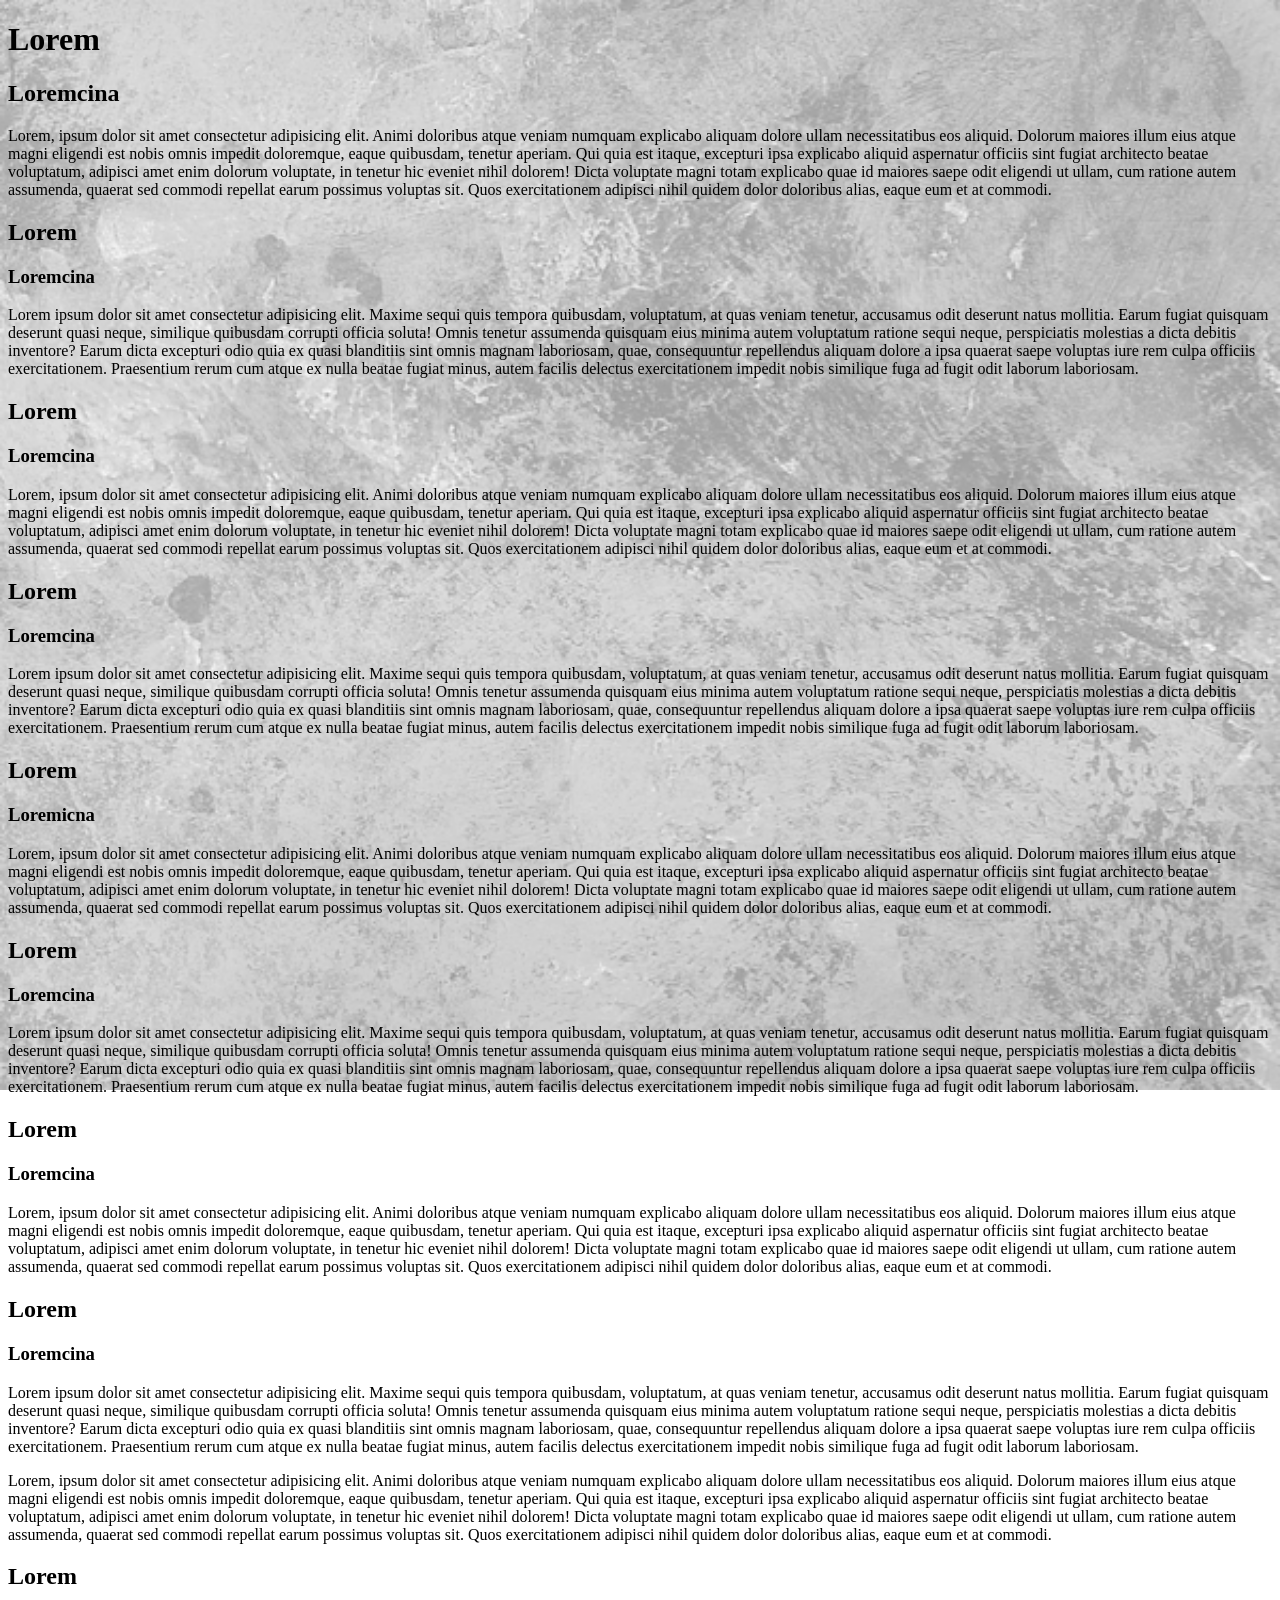
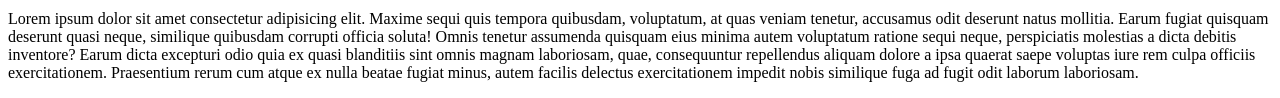
<file: css/background-image/index.html>
<!DOCTYPE html>
<html lang="en">

<head>
    <meta charset="UTF-8">
    <meta name="viewport" content="width=device-width, initial-scale=1.0">
    <title>Background Image</title>
    <link rel="stylesheet" href="css/style.css" type="text/css">
</head>

<body>

    <h1>Lorem</h1>
    <h2>Loremcina</h2>
    <p>Lorem, ipsum dolor sit amet consectetur adipisicing elit. Animi doloribus atque veniam numquam explicabo
        aliquam
        dolore ullam necessitatibus eos aliquid. Dolorum maiores illum eius atque magni eligendi est nobis omnis
        impedit
        doloremque, eaque quibusdam, tenetur aperiam. Qui quia est itaque, excepturi ipsa explicabo aliquid
        aspernatur
        officiis sint fugiat architecto beatae voluptatum, adipisci amet enim dolorum voluptate, in tenetur hic
        eveniet
        nihil dolorem! Dicta voluptate magni totam explicabo quae id maiores saepe odit eligendi ut ullam, cum
        ratione
        autem assumenda, quaerat sed commodi repellat earum possimus voluptas sit. Quos exercitationem adipisci
        nihil
        quidem dolor doloribus alias, eaque eum et at commodi.</p>
    <h2>Lorem</h2>
    <h3>Loremcina</h3>
    <p>Lorem ipsum dolor sit amet consectetur adipisicing elit. Maxime sequi quis tempora quibusdam, voluptatum, at
        quas
        veniam tenetur, accusamus odit deserunt natus mollitia. Earum fugiat quisquam deserunt quasi neque,
        similique
        quibusdam corrupti officia soluta! Omnis tenetur assumenda quisquam eius minima autem voluptatum ratione
        sequi
        neque, perspiciatis molestias a dicta debitis inventore? Earum dicta excepturi odio quia ex quasi blanditiis
        sint omnis magnam laboriosam, quae, consequuntur repellendus aliquam dolore a ipsa quaerat saepe voluptas
        iure
        rem culpa officiis exercitationem. Praesentium rerum cum atque ex nulla beatae fugiat minus, autem facilis
        delectus exercitationem impedit nobis similique fuga ad fugit odit laborum laboriosam.</p>
    <h2>Lorem</h2>
    <h3>Loremcina</h3>
    <p>Lorem, ipsum dolor sit amet consectetur adipisicing elit. Animi doloribus atque veniam numquam explicabo
        aliquam
        dolore ullam necessitatibus eos aliquid. Dolorum maiores illum eius atque magni eligendi est nobis omnis
        impedit
        doloremque, eaque quibusdam, tenetur aperiam. Qui quia est itaque, excepturi ipsa explicabo aliquid
        aspernatur
        officiis sint fugiat architecto beatae voluptatum, adipisci amet enim dolorum voluptate, in tenetur hic
        eveniet
        nihil dolorem! Dicta voluptate magni totam explicabo quae id maiores saepe odit eligendi ut ullam, cum
        ratione
        autem assumenda, quaerat sed commodi repellat earum possimus voluptas sit. Quos exercitationem adipisci
        nihil
        quidem dolor doloribus alias, eaque eum et at commodi.</p>
    <h2>Lorem</h2>
    <h3>Loremcina</h3>
    <p>Lorem ipsum dolor sit amet consectetur adipisicing elit. Maxime sequi quis tempora quibusdam, voluptatum, at
        quas
        veniam tenetur, accusamus odit deserunt natus mollitia. Earum fugiat quisquam deserunt quasi neque,
        similique
        quibusdam corrupti officia soluta! Omnis tenetur assumenda quisquam eius minima autem voluptatum ratione
        sequi
        neque, perspiciatis molestias a dicta debitis inventore? Earum dicta excepturi odio quia ex quasi blanditiis
        sint omnis magnam laboriosam, quae, consequuntur repellendus aliquam dolore a ipsa quaerat saepe voluptas
        iure
        rem culpa officiis exercitationem. Praesentium rerum cum atque ex nulla beatae fugiat minus, autem facilis
        delectus exercitationem impedit nobis similique fuga ad fugit odit laborum laboriosam.</p>
    <h2>Lorem</h2>
    <h3>Loremicna</h3>
    <p>Lorem, ipsum dolor sit amet consectetur adipisicing elit. Animi doloribus atque veniam numquam explicabo
        aliquam
        dolore ullam necessitatibus eos aliquid. Dolorum maiores illum eius atque magni eligendi est nobis omnis
        impedit
        doloremque, eaque quibusdam, tenetur aperiam. Qui quia est itaque, excepturi ipsa explicabo aliquid
        aspernatur
        officiis sint fugiat architecto beatae voluptatum, adipisci amet enim dolorum voluptate, in tenetur hic
        eveniet
        nihil dolorem! Dicta voluptate magni totam explicabo quae id maiores saepe odit eligendi ut ullam, cum
        ratione
        autem assumenda, quaerat sed commodi repellat earum possimus voluptas sit. Quos exercitationem adipisci
        nihil
        quidem dolor doloribus alias, eaque eum et at commodi.</p>
    <h2>Lorem</h2>
    <h3>Loremcina</h3>
    <p>Lorem ipsum dolor sit amet consectetur adipisicing elit. Maxime sequi quis tempora quibusdam, voluptatum, at
        quas
        veniam tenetur, accusamus odit deserunt natus mollitia. Earum fugiat quisquam deserunt quasi neque,
        similique
        quibusdam corrupti officia soluta! Omnis tenetur assumenda quisquam eius minima autem voluptatum ratione
        sequi
        neque, perspiciatis molestias a dicta debitis inventore? Earum dicta excepturi odio quia ex quasi blanditiis
        sint omnis magnam laboriosam, quae, consequuntur repellendus aliquam dolore a ipsa quaerat saepe voluptas
        iure
        rem culpa officiis exercitationem. Praesentium rerum cum atque ex nulla beatae fugiat minus, autem facilis
        delectus exercitationem impedit nobis similique fuga ad fugit odit laborum laboriosam.</p>
    <h2>Lorem</h2>
    <h3>Loremcina</h3>
    <p>Lorem, ipsum dolor sit amet consectetur adipisicing elit. Animi doloribus atque veniam numquam explicabo
        aliquam
        dolore ullam necessitatibus eos aliquid. Dolorum maiores illum eius atque magni eligendi est nobis omnis
        impedit
        doloremque, eaque quibusdam, tenetur aperiam. Qui quia est itaque, excepturi ipsa explicabo aliquid
        aspernatur
        officiis sint fugiat architecto beatae voluptatum, adipisci amet enim dolorum voluptate, in tenetur hic
        eveniet
        nihil dolorem! Dicta voluptate magni totam explicabo quae id maiores saepe odit eligendi ut ullam, cum
        ratione
        autem assumenda, quaerat sed commodi repellat earum possimus voluptas sit. Quos exercitationem adipisci
        nihil
        quidem dolor doloribus alias, eaque eum et at commodi.</p>
    <h2>Lorem</h2>
    <h3>Loremcina</h3>
    <p>Lorem ipsum dolor sit amet consectetur adipisicing elit. Maxime sequi quis tempora quibusdam, voluptatum, at
        quas
        veniam tenetur, accusamus odit deserunt natus mollitia. Earum fugiat quisquam deserunt quasi neque,
        similique
        quibusdam corrupti officia soluta! Omnis tenetur assumenda quisquam eius minima autem voluptatum ratione
        sequi
        neque, perspiciatis molestias a dicta debitis inventore? Earum dicta excepturi odio quia ex quasi blanditiis
        sint omnis magnam laboriosam, quae, consequuntur repellendus aliquam dolore a ipsa quaerat saepe voluptas
        iure
        rem culpa officiis exercitationem. Praesentium rerum cum atque ex nulla beatae fugiat minus, autem facilis
        delectus exercitationem impedit nobis similique fuga ad fugit odit laborum laboriosam.</p>
    <p>Lorem, ipsum dolor sit amet consectetur adipisicing elit. Animi doloribus atque veniam numquam explicabo
        aliquam
        dolore ullam necessitatibus eos aliquid. Dolorum maiores illum eius atque magni eligendi est nobis omnis
        impedit
        doloremque, eaque quibusdam, tenetur aperiam. Qui quia est itaque, excepturi ipsa explicabo aliquid
        aspernatur
        officiis sint fugiat architecto beatae voluptatum, adipisci amet enim dolorum voluptate, in tenetur hic
        eveniet
        nihil dolorem! Dicta voluptate magni totam explicabo quae id maiores saepe odit eligendi ut ullam, cum
        ratione
        autem assumenda, quaerat sed commodi repellat earum possimus voluptas sit. Quos exercitationem adipisci
        nihil
        quidem dolor doloribus alias, eaque eum et at commodi.</p>
    <h2>Lorem</h2>
    <p>Lorem ipsum dolor sit amet consectetur adipisicing elit. Maxime sequi quis tempora quibusdam, voluptatum, at
        quas
        veniam tenetur, accusamus odit deserunt natus mollitia. Earum fugiat quisquam deserunt quasi neque,
        similique
        quibusdam corrupti officia soluta! Omnis tenetur assumenda quisquam eius minima autem voluptatum ratione
        sequi
        neque, perspiciatis molestias a dicta debitis inventore? Earum dicta excepturi odio quia ex quasi blanditiis
        sint omnis magnam laboriosam, quae, consequuntur repellendus aliquam dolore a ipsa quaerat saepe voluptas
        iure
        rem culpa officiis exercitationem. Praesentium rerum cum atque ex nulla beatae fugiat minus, autem facilis
        delectus exercitationem impedit nobis similique fuga ad fugit odit laborum laboriosam.</p>


</body>

</html>
</file>
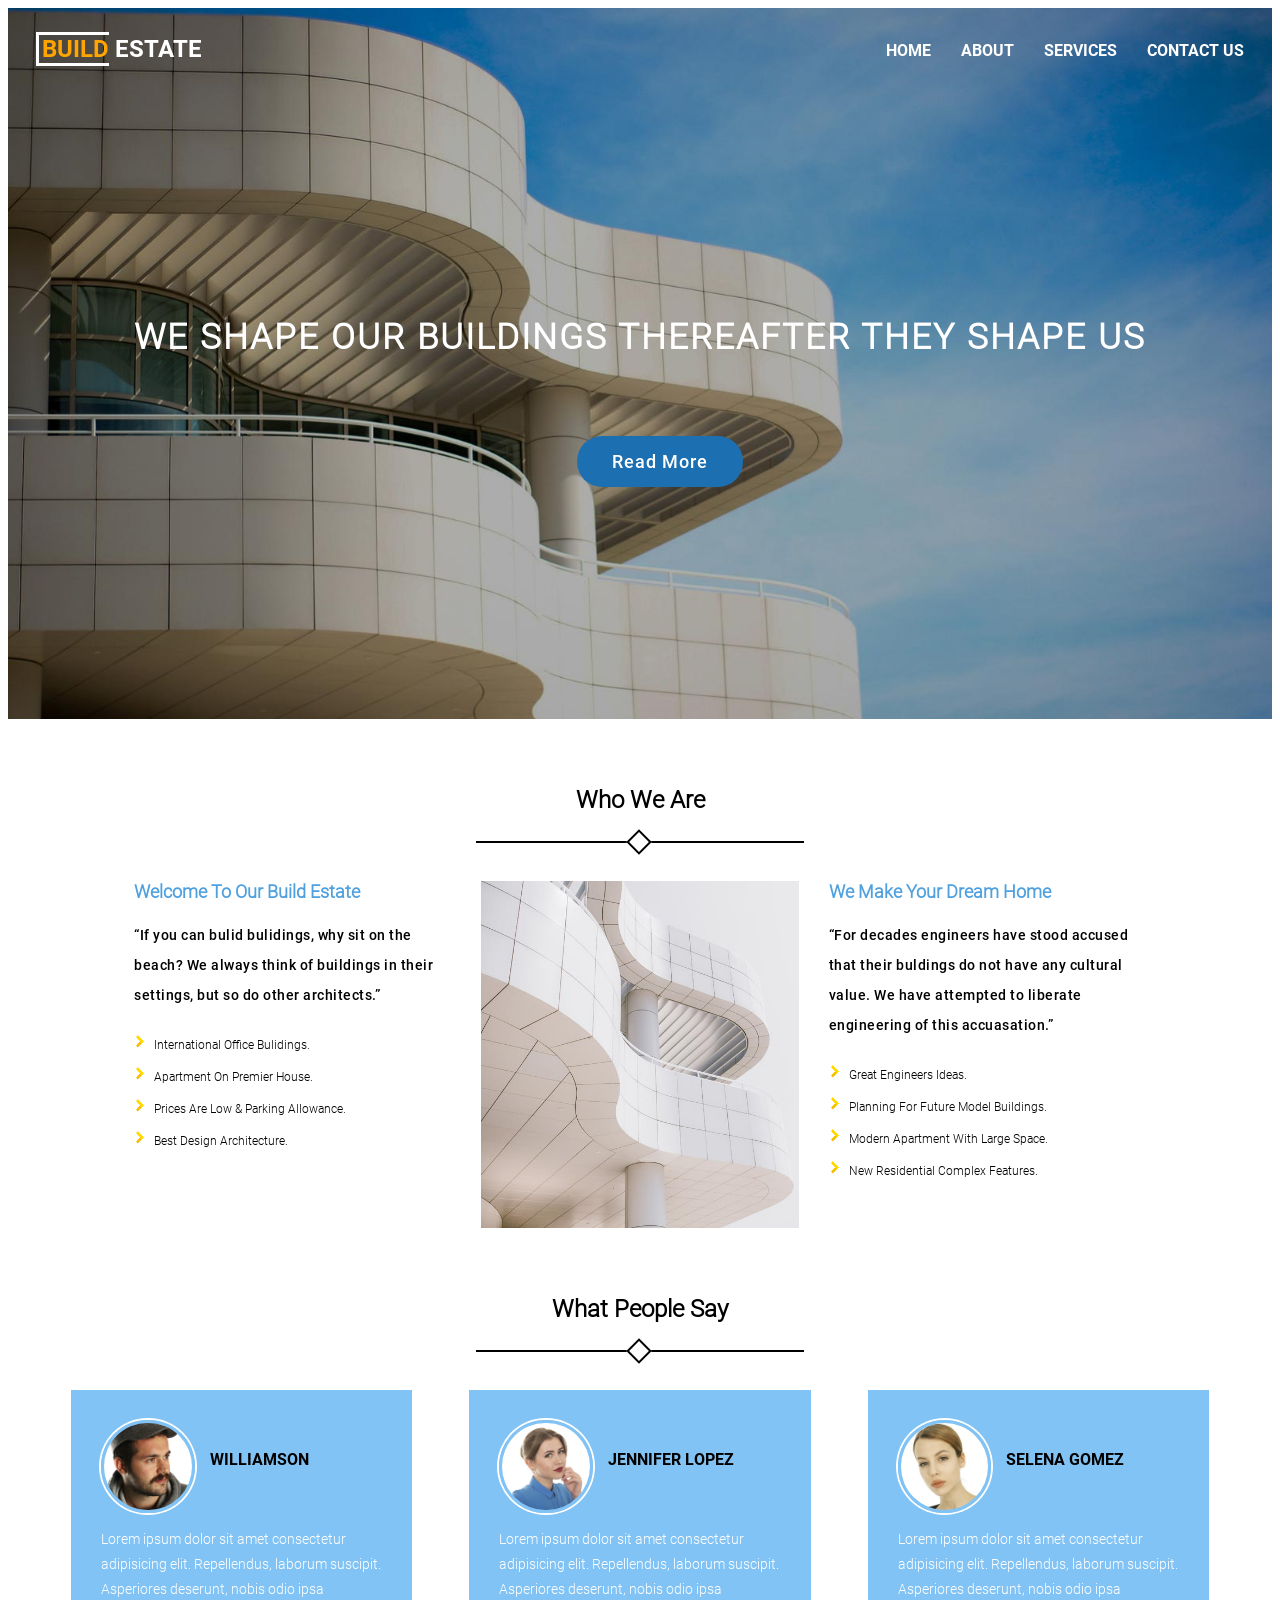
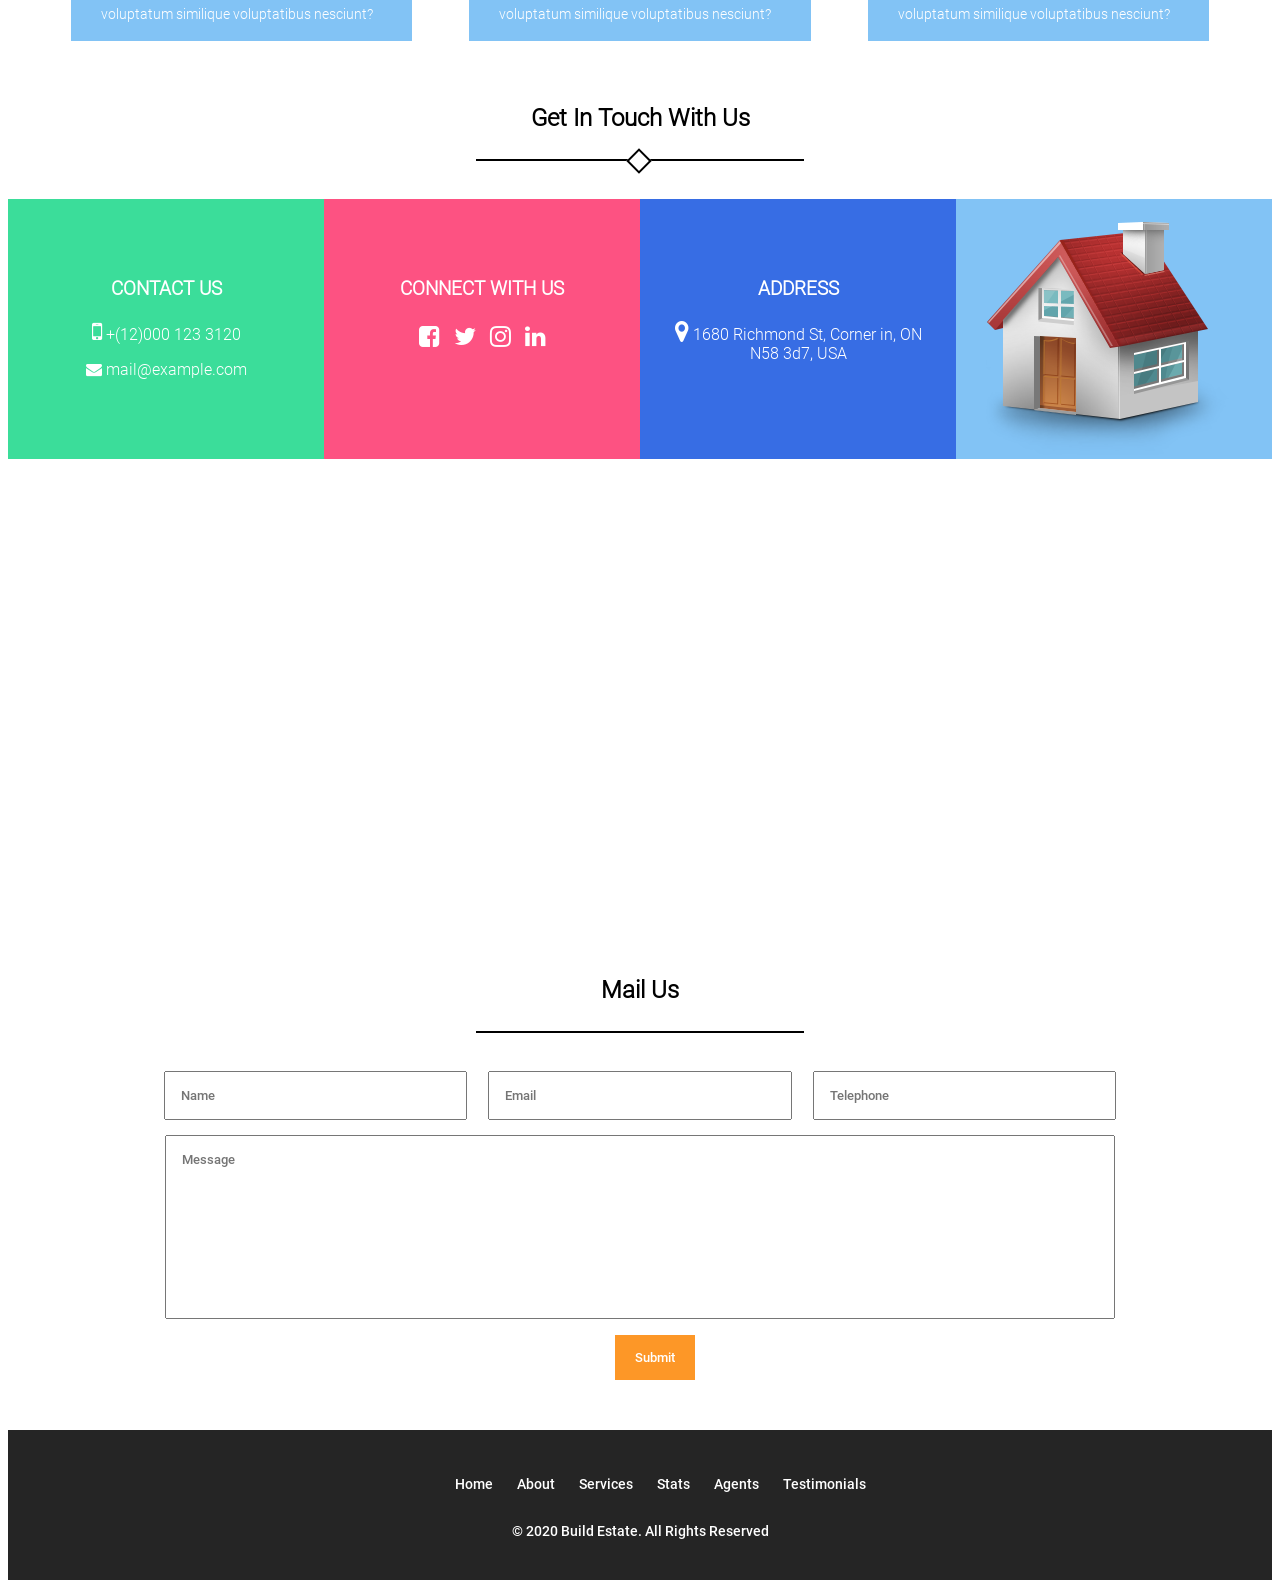
<file: PROJECTS/2. CSS - Project/index.html>
<!DOCTYPE html>
<html lang="en">

<head>
    <!-- Meta tags -->
    <meta charset="UTF-8">
    <meta name="viewport" content="width=device-width, initial-scale=1.0">
    <!-- Links -->
    <link rel="stylesheet" href="css/style.css" type="text/css">
    <link rel="stylesheet" href="https://cdnjs.cloudflare.com/ajax/libs/font-awesome/4.7.0/css/font-awesome.min.css">
    <!------------>
    <title>CSS Project | Build Estate</title>
</head>
<!--------------------------------------------- BODY --------------------------------------------->

<body>
    <div id="container">
        <!-- Header and slider -->
        <header>
            <img src="img/banner3.jpg">
            <h2><span>BUILD</span> ESTATE</h2>
            <ul>
                <li><a href="#">HOME</a></li>
                <li><a href="#">ABOUT</a></li>
                <li><a href="#">SERVICES</a></li>
                <li><a href="#">CONTACT US</a></li>
            </ul>

            <h1>WE SHAPE OUR BUILDINGS THEREAFTER THEY SHAPE US</h1>
            <button id="slider-button">Read More</button>
        </header>
        <!--------------------------------------------- MAIN --------------------------------------------->
        <!------ First section ------->
        <div id="section-h2">
            <h2>Who We Are</h2>
            <div id="first-section-square"></div>
        </div>
        <section id="first-section">
            <!-- First article -->
            <article id="first-article">
                <h3>Welcome To Our Build Estate</h3>
                <p><q>If you can bulid bulidings, why sit on the beach? We always think of buildings in their settings,
                        but so do other architects.</q></p>
                <ul>
                    <li>International Office Bulidings.</li>
                    <li>Apartment On Premier House.</li>
                    <li>Prices Are Low & Parking Allowance.</li>
                    <li>Best Design Architecture.</li>
                </ul>
            </article>
            <!-- Second article -->
            <article id="second-article">
                <img src="img/about.jpg">
            </article>
            <!-- Third article -->
            <article id="third-article">
                <h3>We Make Your Dream Home</h3>
                <p><q>For decades engineers have stood accused that their buldings do not have any cultural value. We
                        have attempted to liberate engineering of this accuasation.</q></p>
                <ul>
                    <li>Great Engineers Ideas.</li>
                    <li>Planning For Future Model Buildings.</li>
                    <li>Modern Apartment With Large Space.</li>
                    <li>New Residential Complex Features.</li>
                </ul>
            </article>
        </section>


        <!----------------------------- Second section --------------------------->
        <div id="section-h2">
            <h2>What People Say</h2>
            <div id="second-section-square"></div>
        </div>
        <section id="second-section">
            <!-------- Second section - First article ----------->
            <article>
                <div>
                    <img src="img/t1.jpg" alt="Profile picture">
                    <h4>WILLIAMSON</h4>
                </div>
                <p>Lorem ipsum dolor sit amet consectetur adipisicing elit. Repellendus, laborum suscipit. Asperiores
                    deserunt, nobis odio ipsa voluptatum similique voluptatibus nesciunt?</p>
            </article>

            <!-------- Second section - Second article ----------->
            <article>
                <div>
                    <img src="img/t2.jpg" alt="Profile picture">
                    <h4>JENNIFER LOPEZ</h4>
                </div>
                <p>Lorem ipsum dolor sit amet consectetur adipisicing elit. Repellendus, laborum suscipit. Asperiores
                    deserunt, nobis odio ipsa voluptatum similique voluptatibus nesciunt?</p>
            </article>
            <!-------- Second section - Third article ----------->
            <article>
                <div>
                    <img src="img/t3.jpg" alt="Profile picture">
                    <h4>SELENA GOMEZ</h4>
                </div>
                <p>Lorem ipsum dolor sit amet consectetur adipisicing elit. Repellendus, laborum suscipit. Asperiores
                    deserunt, nobis odio ipsa voluptatum similique voluptatibus nesciunt?</p>
            </article>
        </section>


        <!--------------------------- Third section ----------------------------->
        <div id="section-h2">
            <h2>Get In Touch With Us</h2>
            <div id="third-section-square"></div>
        </div>
        <section id="third-section">
            <div id="third-section_article-wrapper">
                <!---------- Third section - First article ----------->
                <article class="third-section_first-article third-section_text-style">
                    <h3>CONTACT US</h3>

                    <p><i class="fa fa-mobile" aria-hidden="true" style="font-size:24px"></i> +(12)000 123 3120</p>
                    <p><i class="fa fa-envelope" aria-hidden="true" style="font-size:16px"></i> mail@example.com</p>
                </article>
                <!------------- Third section - Second article --------------->
                <article class="third-section_second-article third-section_text-style">
                    <h3>CONNECT WITH US</h3>
                    <i class="fa fa-facebook-square" aria-hidden="true" style="font-size:24px"></i>
                    <i class="fa fa-twitter" aria-hidden="true" style="font-size:24px"></i>
                    <i class="fa fa-instagram" aria-hidden="true" style="font-size:24px"></i>
                    <i class="fa fa-linkedin" aria-hidden="true" style="font-size:24px"></i>
                </article>
                <!----------- Third section -  Third article ------------>
                <article class="third-section_third-article third-section_text-style">
                    <h3>ADDRESS</h3>
                    <p><i class="fa fa-map-marker" aria-hidden="true" style="font-size:24px"></i> 1680 Richmond St,
                        Corner in, ON N58 3d7, USA</p>
                </article>
                <!----------- Third section -  Forth article ------------>
                <article class="third-section_forth-article"><img id="third-section-img" src="img/house.png" alt="House Image"></article>
            </div>
            <!-- Third section - Map -->
            <iframe
                src="https://www.google.com/maps/embed?pb=!1m18!1m12!1m3!1d1095200.698250948!2d-74.24863667234757!3d40.6939465986958!2m3!1f0!2f0!3f0!3m2!1i1024!2i768!4f13.1!3m3!1m2!1s0x89c24fa5d33f083b%3A0xc80b8f06e177fe62!2sNew%20York%2C%20NY%2C%20USA!5e0!3m2!1sen!2srs!4v1582410965446!5m2!1sen!2srs"
                width="100%" height="450" frameborder="0" style="border:0;" allowfullscreen=""></iframe>
        </section>


        <!--------------------------- Forth section ----------------------------->
        <div id="section-h2">
            <h2>Mail Us</h2>
            <div id="square"></div>
        </div>
        <!-- Form -->
        <form>
            <input class="input-style" type="text" id="fname" name="fname" placeholder="Name">
            <input class="input-style" type="email" id="email" name="email" placeholder="Email">
            <input class="input-style" type="tel" id="phone" name="phone" placeholder="Telephone"><br>
            <input type="text" name="message" id="message" placeholder="Message"><br>
            <input type="submit" id="submit-btn" value="Submit">
        </form>


        <!--------------------------- Footer ----------------------------->
        <footer>
            <ul>
                <li class="footer-li">Home</li>
                <li class="footer-li">About</li>
                <li class="footer-li">Services</li>
                <li class="footer-li">Stats</li>
                <li class="footer-li">Agents</li>
                <li class="footer-li">Testimonials</li>
            </ul>
            <p>&copy; 2020 Build Estate. All Rights Reserved</p>
        </footer>


    </div><!-- container end-->
</body>

</html>
</file>
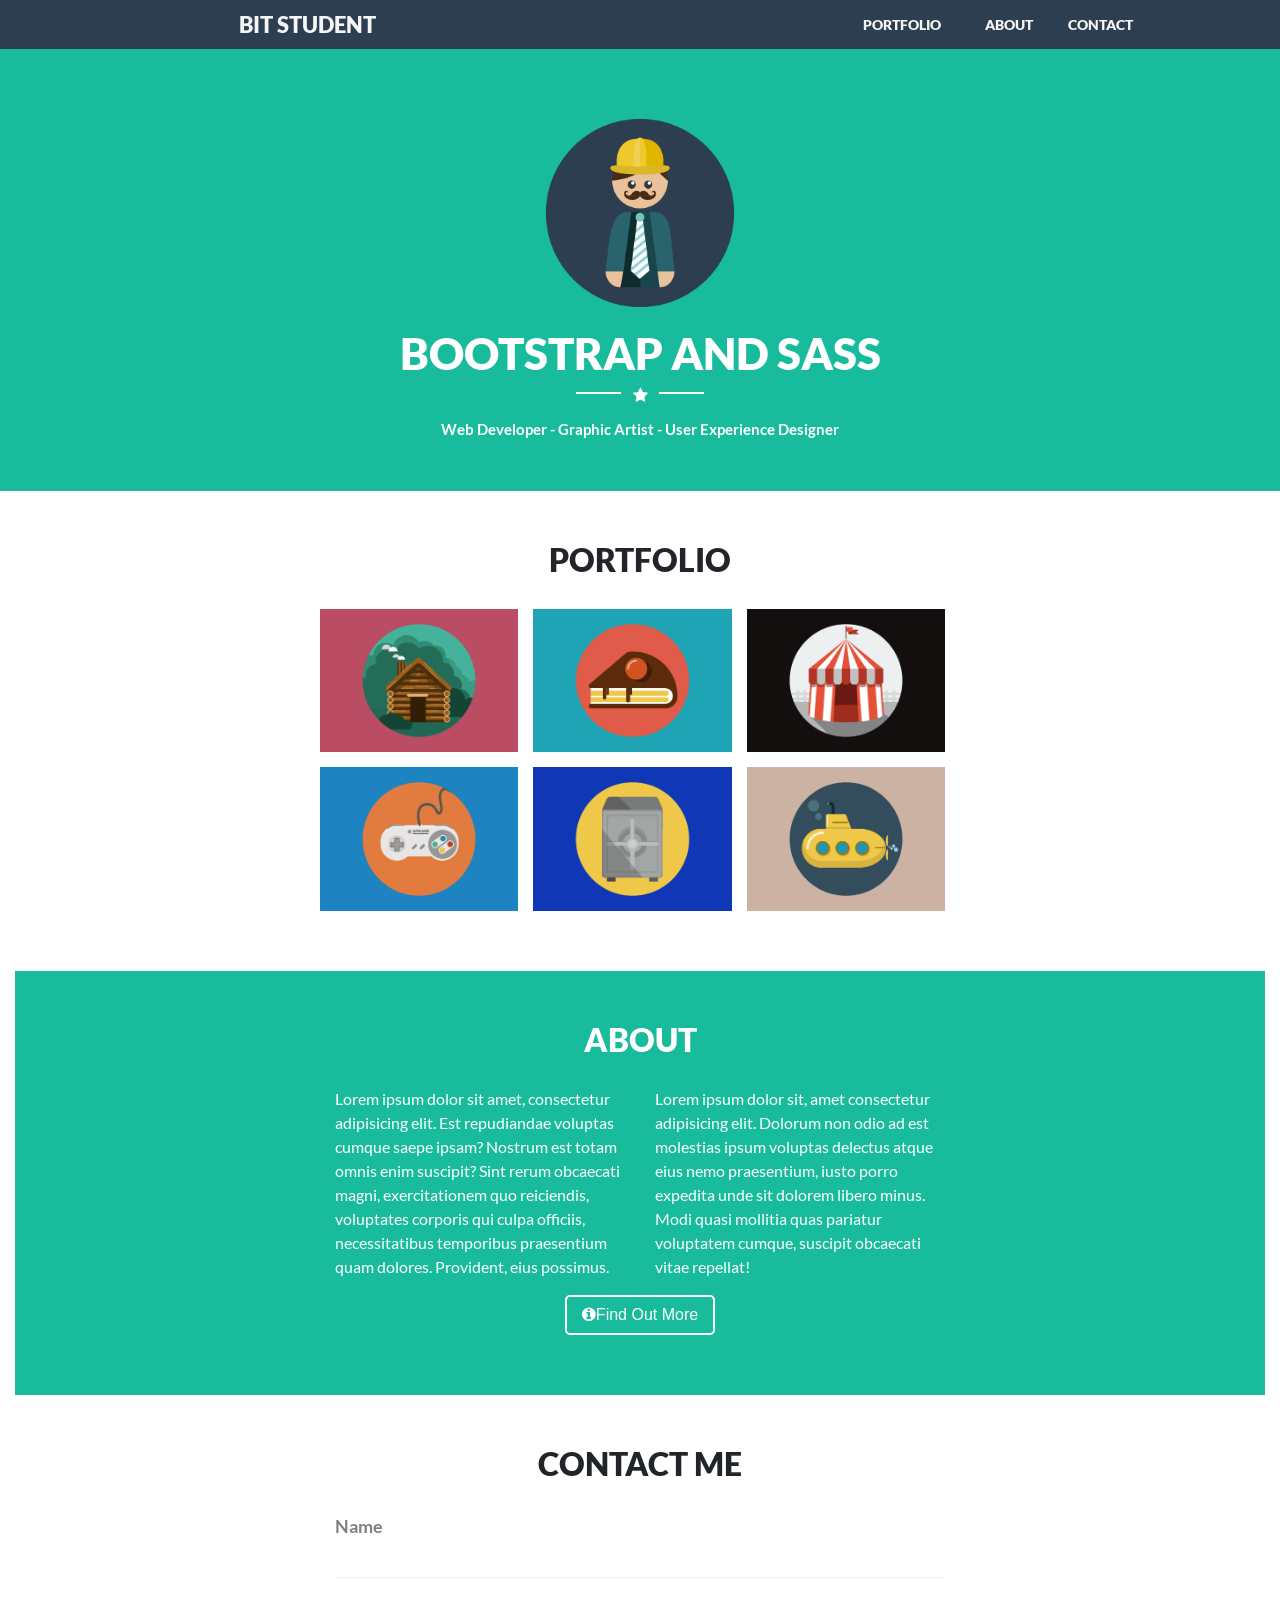
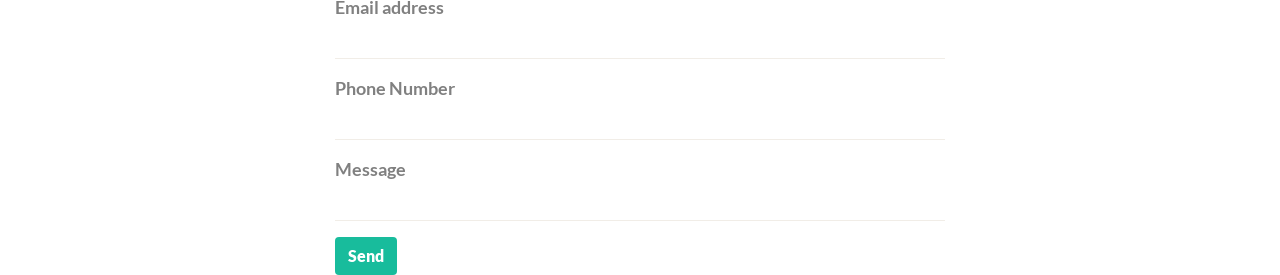
<file: PROJECTS/3. Bootstrap - Project/index.html>
<!DOCTYPE html>
<html lang="en">
<!--------------------------------------- HEAD --------------------------------------->

<head>
    <!-- Meta tags -->
    <meta charset="UTF-8">
    <meta name="viewport" content="width=device-width, initial-scale=1.0">
    <!-- Links -->
    <link rel="stylesheet" href="https://stackpath.bootstrapcdn.com/bootstrap/4.4.1/css/bootstrap.min.css"
        integrity="sha384-Vkoo8x4CGsO3+Hhxv8T/Q5PaXtkKtu6ug5TOeNV6gBiFeWPGFN9MuhOf23Q9Ifjh" crossorigin="anonymous">
    <link rel="stylesheet" href="https://cdnjs.cloudflare.com/ajax/libs/font-awesome/4.7.0/css/font-awesome.min.css">
    <link rel="stylesheet" href="css/main.css" type="text/css">
    <!-- Title -->
    <title>Bootstrap Project</title>
</head>

<!--------------------------------------- BODY --------------------------------------->

<body>
    <div class="container-fluid">
        <!-- Navbar -->
        <div class="row navbar">
            <div class="col-lg-2"></div>
            <div class="col-lg-2 navbar-logo">BIT STUDENT</div>
            <div class="col-lg-4"></div>
            <div class="col-lg-3">
                <div class="row">
                    <div class="col-lg-4 portfolio-menu">PORTFOLIO</div>
                    <div class="col-lg-4 about-menu">ABOUT</div>
                    <div class="col-lg-4 contact-menu">CONTACT</div>
                </div>
            </div>
            <div class="col-lg-1"></div>
        </div>
        <!-- Slider -->
        <div class="row">
            <div class="col-lg-12 student-profile">
                <img id="student-img" src="img/profile.png">
                <h1>BOOTSTRAP AND SASS</h1>
                <div class="star-white">
                    <div class="star-line"></div><i class="fa fa-star" aria-hidden="true"></i>
                    <div class="star-line-2"></div>
                </div>
                <p>Web Developer - Graphic Artist - User Experience Designer</p>
            </div>
        </div>
        <!-- Portfolio -->
        <div class="row portfolio">
            <h2>PORTFOLIO</h2>
            <!-- <div class="star-black">
                <div class="star-line"></div><i class="fa fa-star" aria-hidden="true"></i>
                <div class="star-line-2"></div>
            </div> -->
        </div>
        <div class="row portfolio-images">
            <div class="col-lg-3"></div>
            <div class="col-lg-2"><img src="img/portfolio/cabin.png" alt="cabin"></div>
            <div class="col-lg-2"><img src="img/portfolio/cake.png" alt="cake"></div>
            <div class="col-lg-2"><img src="img/portfolio/circus.png" alt="circus"></div>
            <div class="col-lg-3"></div>
        </div>
        <div class="row portfolio-images-two">
            <div class="col-lg-3"></div>
            <div class="col-lg-2"><img src="img/portfolio/game.png" alt="game"></div>
            <div class="col-lg-2"><img src="img/portfolio/safe.png" alt="safe"></div>
            <div class="col-lg-2"><img src="img/portfolio/submarine.png" alt="submarine"></div>
            <div class="col-lg-3"></div>
        </div>
        <!-- About -->
        <div class="about">
            <h2>ABOUT</h2>
            <div class="row">
                <div class="col-lg-3 offset-lg-3">
                    <p>Lorem ipsum dolor sit amet, consectetur adipisicing elit. Est repudiandae voluptas cumque saepe
                        ipsam? Nostrum est totam omnis enim suscipit? Sint rerum obcaecati magni, exercitationem quo
                        reiciendis, voluptates corporis qui culpa officiis, necessitatibus temporibus praesentium quam
                        dolores. Provident, eius possimus.</p>
                </div>
                <div class="col-lg-3">
                    <p>Lorem ipsum dolor sit, amet consectetur adipisicing elit. Dolorum non
                        odio ad est molestias ipsum voluptas delectus atque eius nemo praesentium, iusto porro expedita
                        unde
                        sit
                        dolorem libero minus. Modi quasi mollitia quas pariatur voluptatem cumque, suscipit obcaecati
                        vitae
                        repellat!</p>
                </div>
            </div>
            <button type="button" class="btn"><i class="fa fa-info-circle" aria-hidden="true"></i>Find Out
                More</button>
        </div>
        <!-- Contact -->
        <div class="contact">
            <h2>CONTACT ME</h2>
            <div class="row">
                <div class="offset-lg-3 col-lg-6">
                    <form action="/action_page.php">
                        <div class="form-group">
                            <label for="name">Name</label>
                            <input type="name" class="form-control" id="name">
                        </div>
                        <div class="form-group">
                            <label for="email">Email address</label>
                            <input type="email" class="form-control" id="email">
                        </div>
                        <div class="form-group">
                            <label for="phone">Phone Number</label>
                            <input type="text" class="form-control" id="phone">
                        </div>
                        <div class="form-group">
                            <label for="message">Message</label>
                            <input type="text" class="form-control" id="message">
                        </div>
                        <button type="submit" class="btn btn-default">Send</button>
                    </form>
                </div>
            </div>
        </div>
    </div>














    </div>








    <!------------------- JS for BOOTSTRAP ---------------------->
    <script src="https://code.jquery.com/jquery-3.4.1.slim.min.js"
        integrity="sha384-J6qa4849blE2+poT4WnyKhv5vZF5SrPo0iEjwBvKU7imGFAV0wwj1yYfoRSJoZ+n"
        crossorigin="anonymous"></script>
    <script src="https://cdn.jsdelivr.net/npm/popper.js@1.16.0/dist/umd/popper.min.js"
        integrity="sha384-Q6E9RHvbIyZFJoft+2mJbHaEWldlvI9IOYy5n3zV9zzTtmI3UksdQRVvoxMfooAo"
        crossorigin="anonymous"></script>
    <script src="https://stackpath.bootstrapcdn.com/bootstrap/4.4.1/js/bootstrap.min.js"
        integrity="sha384-wfSDF2E50Y2D1uUdj0O3uMBJnjuUD4Ih7YwaYd1iqfktj0Uod8GCExl3Og8ifwB6"
        crossorigin="anonymous"></script>
</body>

</html>
</file>
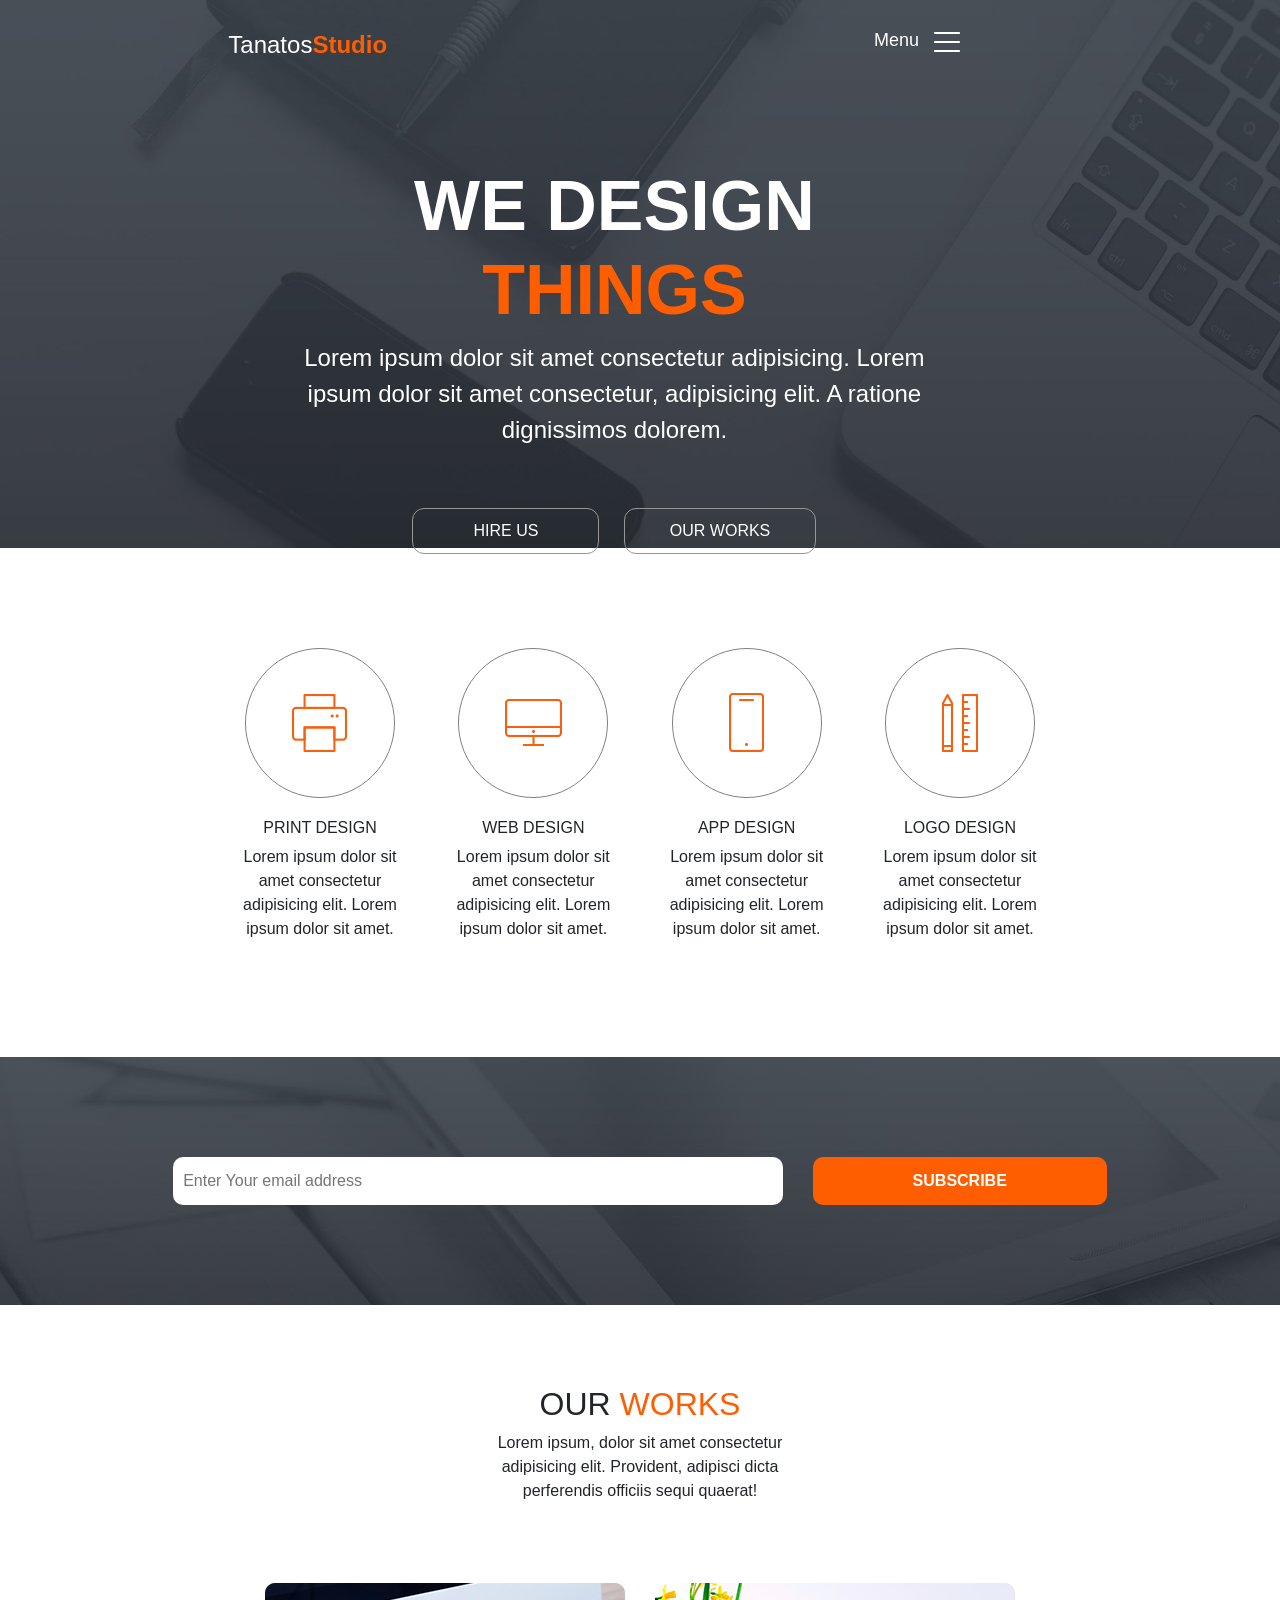
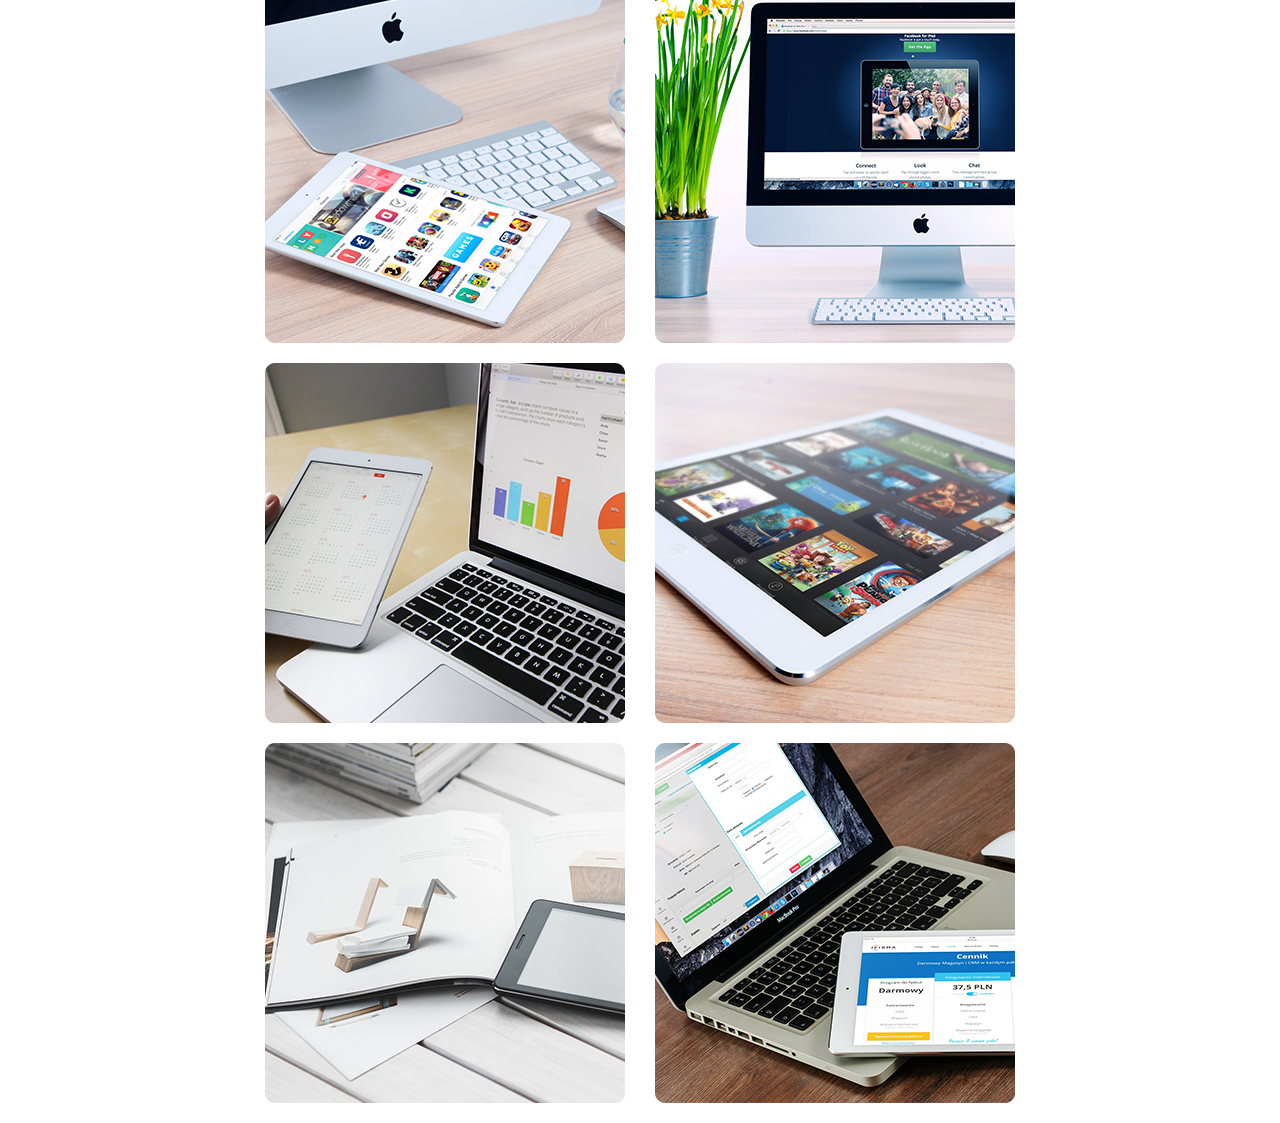
<file: projects/Exercise-project/index.html>
<!DOCTYPE html>
<html lang="en">

<head>
    <!--Meta tags-->
    <meta charset="UTF-8">
    <meta name="viewport" content="width=device-width, initial-scale=1.0">
    <!-- Links -->
    <link rel="stylesheet" href="https://stackpath.bootstrapcdn.com/bootstrap/4.4.1/css/bootstrap.min.css"
        integrity="sha384-Vkoo8x4CGsO3+Hhxv8T/Q5PaXtkKtu6ug5TOeNV6gBiFeWPGFN9MuhOf23Q9Ifjh" crossorigin="anonymous">
    <link rel="stylesheet" href="css/main.css" type="text/css">
    <!-- Title -->
    <title>TanatosStudio</title>
</head>
<!------------------ BODY ------------------>

<body>
    <div class="container-fluid">
        <!--------- Header ---------->
        <div class="row">
            <div class="slider">
                <img id="cover-img" src="img/main-banner.jpg">
                <div class="nav-bar">
                    <p class="col-lg-2 offset-lg-5 tanatos-logo">Tanatos<span>Studio</span></p>
                    <p class="hamburger-menu">Menu <img src="img/menu-icon.png"></p>
                </div>
                <!---->
                <div class="slider-text">
                    <h1>WE DESIGN <span>THINGS</span></h1>
                    <p>Lorem ipsum dolor sit amet consectetur adipisicing. Lorem ipsum dolor sit amet consectetur,
                        adipisicing elit. A ratione dignissimos dolorem.</p>
                    <div class="slider-buttons">
                        <button type="button" class="btn btn-outline-warning slider-btn-one">HIRE US</button>
                        <button type="button" class="btn btn-outline-warning slider-btn-two">OUR WORKS</button>
                    </div>
                    <div>
                        <a href="#what-we-offer">
                            <img id="arrow-down" src="img/arrow-down.png">
                        </a>
                    </div>
                </div>
            </div>
        </div>
        <!--------- What We Offer ---------->
        <div id="what-we-offer">
            <div class="row">
                <div class="col-lg-2 offset-lg-2 center-images">
                    <div class="round-img"><img src="img/print-icon.png" alt="Printer image"></div>
                    <h4>PRINT DESIGN</h4>
                    <p>Lorem ipsum dolor sit amet consectetur adipisicing elit. Lorem ipsum dolor sit amet.</p>
                </div>
                <!---->
                <div class="col-lg-2 center-images">
                    <div class="round-img"><img src="img/web-icon.png" alt="Monitor image">
                    </div>
                    <h4>WEB DESIGN</h4>
                    <p>Lorem ipsum dolor sit amet consectetur adipisicing elit. Lorem ipsum dolor sit amet.</p>
                </div>
                <!---->
                <div class="col-lg-2 center-images">
                    <div class="round-img"><img src="img/app-icon.png" alt="Mobile phone image">
                    </div>
                    <h4>APP DESIGN</h4>
                    <p>Lorem ipsum dolor sit amet consectetur adipisicing elit. Lorem ipsum dolor sit amet.</p>
                </div>
                <!---->
                <div class="col-lg-2 center-images">
                    <div class="round-img"><img src="img/logo-icon.png" alt="Pencil and ruler image">
                    </div>
                    <h4>LOGO DESIGN</h4>
                    <p>Lorem ipsum dolor sit amet consectetur adipisicing elit. Lorem ipsum dolor sit amet.</p>
                </div>
            </div>
        </div>
        <!-------------- Newsletter --------------->
        <div class="row">
            <div class="col-lg-12 background-image">
                <div class="wrapper">
                    <form>
                        <input class="enter-email" type="email" name="email" placeholder="Enter Your email address">
                        <input class="submit-email" type="button" name="subscribe" value="SUBSCRIBE">
                    </form>

                </div>
            </div>
        </div>
        <!-------------- Our Works --------------->
        <div class="our-work-h2">
            <h2>OUR <span>WORKS</span></h2>
            <p>Lorem ipsum, dolor sit amet consectetur adipisicing elit. Provident, adipisci dicta perferendis officiis
                sequi quaerat!</p>
        </div>
        <!---->
        <div class="our-works">
            <div class="our-works-images"><img src="img/portfolio-1.png">
                <div class="hover-text">
                    <h2>ABAZOO WEBSITE</h2>
                    <p>Lorem ipsum dolor sit amet consectetur adipisicing elit!</p>
                    <button type="button" class="btn btn-outline-warning slider-btn-one">SHOW PROJECT</button>
                </div>
            </div>
            <!---->
            <div class="our-works-images"><img src="img/portfolio-2.png">
                <div class="hover-text">
                    <h2>ABAZOO WEBSITE</h2>
                    <p>Lorem ipsum dolor sit amet consectetur adipisicing elit!</p>
                    <button type="button" class="btn btn-outline-warning slider-btn-one">SHOW PROJECT</button>
                </div>
            </div>
            <!---->
            <div class="our-works-images"><img src="img/portfolio-3.png">
                <div class="hover-text">
                    <h2>ABAZOO WEBSITE</h2>
                    <p>Lorem ipsum dolor sit amet consectetur adipisicing elit!</p>
                    <button type="button" class="btn btn-outline-warning slider-btn-one">SHOW PROJECT</button>
                </div>
            </div>
            <!---->
            <div class="our-works-images"><img src="img/portfolio-4.png">
                <div class="hover-text">
                    <h2>ABAZOO WEBSITE</h2>
                    <p>Lorem ipsum dolor sit amet consectetur adipisicing elit!</p>
                    <button type="button" class="btn btn-outline-warning slider-btn-one">SHOW PROJECT</button>
                </div>
            </div>
            <!---->
            <div class="our-works-images"><img src="img/portfolio-5.png">
                <div class="hover-text">
                    <h2>ABAZOO WEBSITE</h2>
                    <p>Lorem ipsum dolor sit amet consectetur adipisicing elit!</p>
                    <button type="button" class="btn btn-outline-warning slider-btn-one">SHOW PROJECT</button>
                </div>
            </div>
            <!---->
            <div class="our-works-images"><img src="img/portfolio-6.png">
                <div class="hover-text">
                    <h2>ABAZOO WEBSITE</h2>
                    <p>Lorem ipsum dolor sit amet consectetur adipisicing elit!</p>
                    <button type="button" class="btn btn-outline-warning slider-btn-one">SHOW PROJECT</button>
                </div>
            </div>
        </div>













































    </div>
    <!------------------ SCRIPTS for BOOTSTRAP ------------------>
    <script src="https://code.jquery.com/jquery-3.4.1.slim.min.js"
        integrity="sha384-J6qa4849blE2+poT4WnyKhv5vZF5SrPo0iEjwBvKU7imGFAV0wwj1yYfoRSJoZ+n"
        crossorigin="anonymous"></script>
    <script src="https://cdn.jsdelivr.net/npm/popper.js@1.16.0/dist/umd/popper.min.js"
        integrity="sha384-Q6E9RHvbIyZFJoft+2mJbHaEWldlvI9IOYy5n3zV9zzTtmI3UksdQRVvoxMfooAo"
        crossorigin="anonymous"></script>
    <script src="https://stackpath.bootstrapcdn.com/bootstrap/4.4.1/js/bootstrap.min.js"
        integrity="sha384-wfSDF2E50Y2D1uUdj0O3uMBJnjuUD4Ih7YwaYd1iqfktj0Uod8GCExl3Og8ifwB6"
        crossorigin="anonymous"></script>
</body>

</html>
</file>
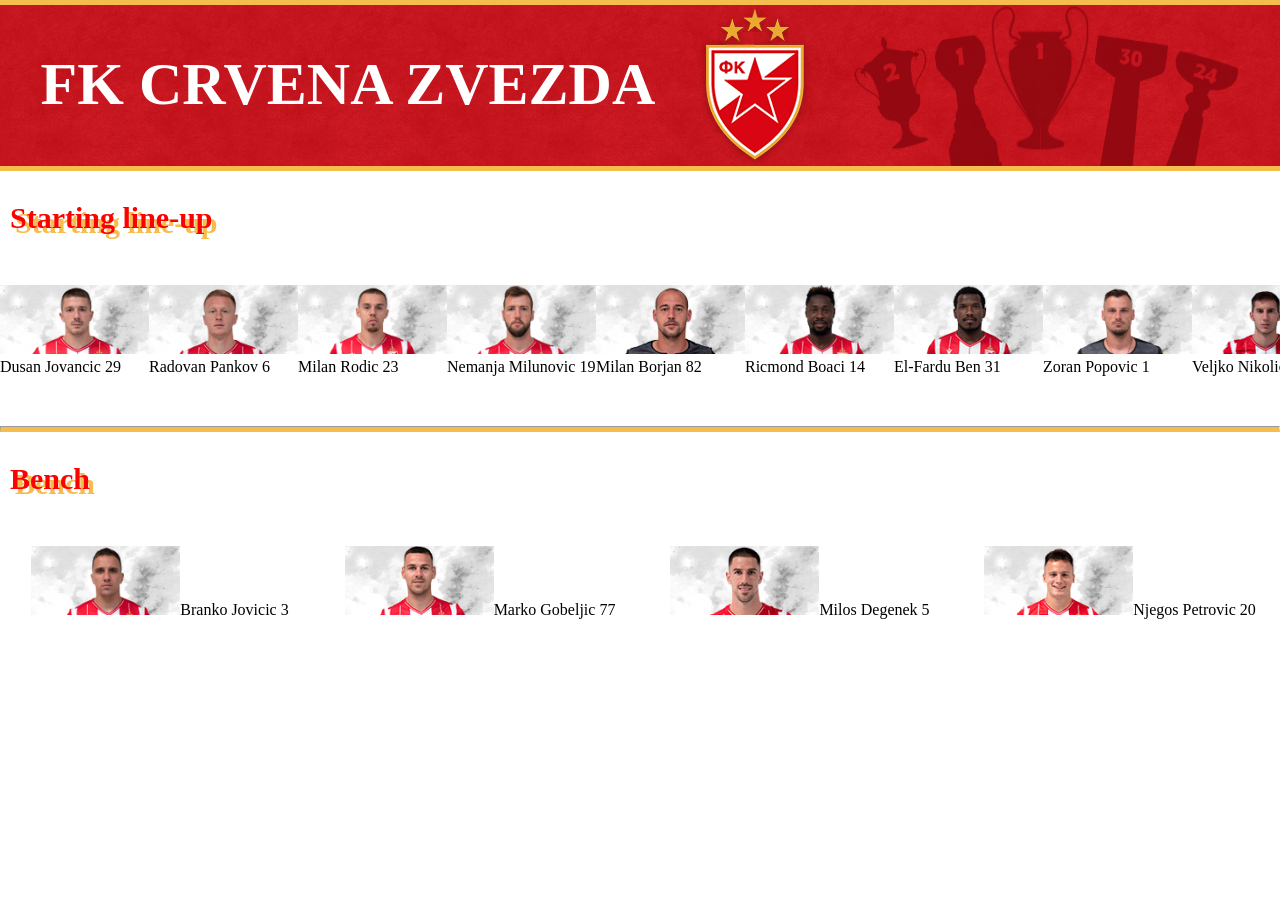
<file: projects/FOOTBALL-TEAM-Project/index.html>
<!DOCTYPE html>
<html lang="en">

<head>
    <meta charset="UTF-8">
    <meta name="viewport" content="width=device-width, initial-scale=1.0">
    <link rel="stylesheet" type="text/css" href="css/style.css">
    <title>Crvena Zvezda</title>
</head>

<body>
    <div class="container">
        <!--------------------------HEADER----------------------------------->
        <header>
            <h1>FK CRVENA ZVEZDA</h1>
            <img src="img/fkcz_logo.png">
            <img src="img/30-header_pehari.png">
        </header>
        <!-------------------------SECTION-ONE------------------------------>
        <h2>Starting line-up</h2>
        <section id="sectionOne">

        </section>
        <hr>
        <!-------------------------SECTION-TWO------------------------------>
        <h2>Bench</h2>
        <section id="sectionTwo">

        </section>










    </div> <!-- CONTAiner TAG---->












    <script src="js/football.js"></script>

</body>

</html>
</file>
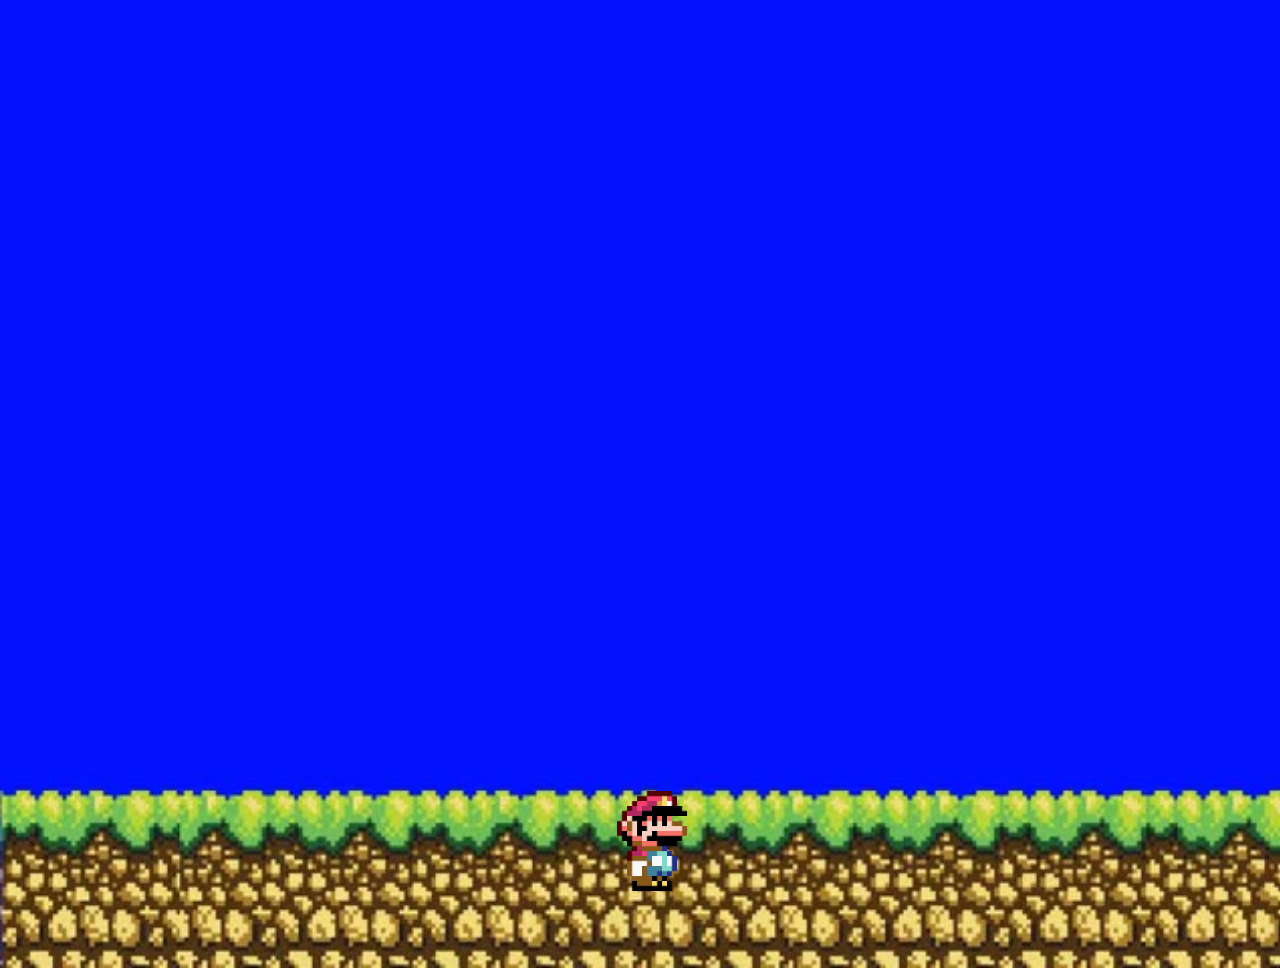
<file: projects/SUPER-MARIO-Project/index.html>
<!DOCTYPE html>
<html lang="en">

<head>
    <meta charset="UTF-8">
    <meta name="viewport" content="width=device-width, initial-scale=1.0">
    <link rel="stylesheet" type="text/css" href="css/style.css">
    <title>Super Mario</title>
</head>

<body>

    <div class="mario"></div>

    <script type="text/javascript" src="super_mario.js"></script>

</body>

</html>
</file>
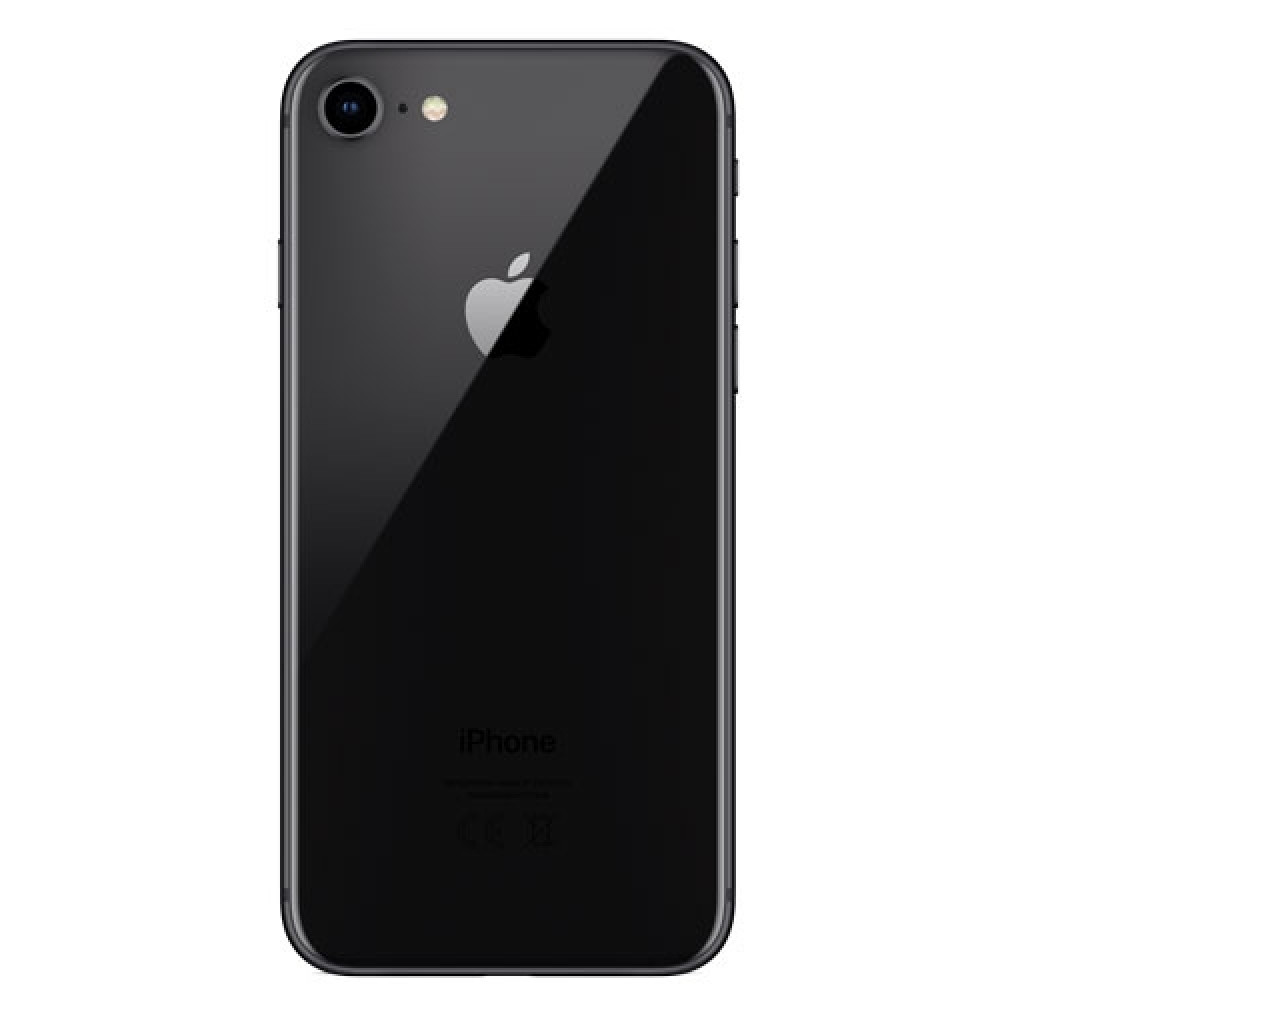
<file: 5. JS Web/2. DOM/exercise-2/index.html>
<html lang="en">

<head>
    <meta charset="UTF-8">
    <meta name="viewport" content="width=device-width, initial-scale=1.0">
    <meta http-equiv="X-UA-Compatible" content="ie=edge">
    <link rel="stylesheet" href="css/style.css" type="text/css">
    <title>DOM Exercise 2</title>
</head>

<body>
    <div class="slider"></div>




    <!-------------- SCRIPTS ---------------->
    <script src="js/javascript.js" type="text/javascript"></script>

</body>

</html>
</file>
<file: css/background-image/css/style.css>
body {
    background-image: url('../img/bg-img.jpg');
    background-repeat: no-repeat;
    background-position: right center;
    background-attachment: fixed;
    background-size: cover;
}
</file>
<file: PROJECTS/2. CSS - Project/css/style.css>
/*********** GENERAL SETTINGS ************/

* {
    box-sizing: border-box;
}

#container {
    width: 100%;
    max-width: 100%;
    margin: 0 auto;
}

/*********** FONT FACE ****************/

@font-face {
    font-family: 'RobotoMedium';
    src: url(../fonts/Roboto-Medium.ttf);
}

@font-face {
    font-family: 'Roboto';
    src: url(../fonts/Roboto-Bold.ttf)
}

@font-face {
    font-family: 'RobotoRegular';
    src: url(../fonts/Roboto-Regular.ttf)
}

@font-face {
    font-family: 'RobotoLight';
    src: url(../fonts/Roboto-Light.ttf);
}


/********************* BODY *********************/
/*********** Header and slider ***********/
header img {
    width: 100%;
    background-size: contain;
}

/* Header */

header {
    position: relative;
}

header h2 {
    color: #fff;
    font-family: Roboto;
    position: absolute;
    top: 1%;
    left: 1%;
}

header span {
    color: orange;
    margin-left: 15px;
    padding-left: 3px;
    border: 3px solid #fff;
    border-right: none;
}

header ul {
    display: flex;
    position: absolute;
    top: 1%;
    right: 1%;
}

header ul li {
    color: #fff;
    list-style-type: none;
    padding: 10px 15px;
    font-family: Roboto;
}

header ul li a {
    text-decoration: none;
    color: #fff;
}

/* Slider */

header h1 {
    font-family: RobotoLight;
    color: #fff;
    letter-spacing: 2px;
    position: absolute;
    top: 40%;
    left: 5%;
    right: 5%;
    font-size: 50px;
    text-align: center;
}

#slider-button {
    position: absolute;
    bottom: 33%;
    left: 45%;
    background-color: #1C70B1;
    padding: 15px 35px;
    border-radius: 25px;
    border: none;
    color: #fff;
    font-family: RobotoMedium;
    font-size: 18px;
    letter-spacing: 1px;
}

/****************** MAIN *****************/
/* First Section - H2 and Square*/

#section-h2 {
    font-family: RobotoLight;
    border-bottom: 2px solid black;
    padding-bottom: 7px;
    margin: 5% 37% 3% 37%;
    text-align: center;
    position: relative;
}

#first-section-square {
    width: 18px;
    height: 18px;
    background-color: #fff;
    border: 2px solid;
    transform: rotateZ(45deg);
    z-index: 1;
    position: absolute;
    top: 86%;
    left: 47%;
}


/************ First section **************/
#first-section {
    display: flex;
    width: 80%;
    margin: 0 auto;
}

#first-section h3 {
    font-family: RobotoLight;
    color: #4EA0DF;
    font-size: 18px;
    margin-top: 0;
}

#first-section p {
    font-family: RobotoMedium;
    font-size: 14px;
    letter-spacing: 0.5px;
    line-height: 30px;
}

/* First section - articles */

#first-article {
    width: 33%;
    margin-left: 60px;
    margin-right: 15px;
}

#second-article {
    width: 33%;
    margin-right: 15px;
    margin-left: 15px;
}

#second-article img {
    width: 100%;
}

#third-article {
    width: 33%;
    margin-right: 60px;
    margin-left: 15px;
}

#first-section ul {
    list-style-image: url('../img/arrow_bullet.png');
    padding-left: 20px;
    font-family: RobotoLight;
    font-size: 12px;
    line-height: 22px;
}

#first-section li {
    padding-top: 10px;
}


/*********************************/
/*********** Second Section ***********/
#second-section {
    display: flex;
    justify-content: space-between;
    width: 90%;
    margin: 0 auto;
}

#second-section article {
    width: 30%;
    background-color: #82C3F5;
}

#second-section article div {
    display: flex;
    padding-top: 30px;
    padding-left: 30px;
}

#second-section article h4 {
    margin-top: 30px;
    margin-left: 15px;
    font-family: Roboto;
}

#second-section img {
    border-radius: 50%;
    border: 3px solid #82C3F5;
    box-shadow: 0 0 0 2px #fff;
    width: 30%;
    float: left;
}

#second-section p {
    line-height: 25px;
    font-family: RobotoLight;
    font-size: 14px;
    padding-left: 30px;
    padding-right: 30px;
    color: #fff;
}

#second-section-square {
    width: 18px;
    height: 18px;
    background-color: #fff;
    border: 2px solid;
    transform: rotateZ(45deg);
    z-index: 1;
    position: absolute;
    top: 86%;
    left: 47%;
}


/*********************************/
/*********** Third Section ***********/
#third-section {
    position: relative;
}

#third-section_article-wrapper {
    display: flex;
}

#third-section article {
    width: 25%;
}

.third-section_text-style {
    color: #fff;
    font-family: RobotoLight;
    text-align: center;
    padding: 60px 20px 0px 20px;
}

#third-section-square {
    width: 18px;
    height: 18px;
    background-color: #fff;
    border: 2px solid;
    transform: rotateZ(45deg);
    z-index: 1;
    position: absolute;
    top: 86%;
    left: 47%;
}


/* First article */
.third-section_first-article {
    background-color: #3BDD9A;
}

/* Second article */
.third-section_second-article {
    background-color: #FD5282;
}

.third-section_second-article i {
    margin: 5px 5px 0px 5px;
}

/* Third article */
.third-section_third-article {
    background-color: #376DE4;
}

/* Forth article */
.third-section_forth-article {
    background-color: #82C3F5;
    height: auto;
    text-align: center;
}


/*********************************/
/*********** Forth Section ***********/
form {
    width: 80%;
    margin: 0 auto;
    text-align: center;
}

.input-style {
    width: 30%;
    padding: 15px 0px 15px 15px;
    font-family: RobotoMedium;
}

#email {
    margin: 0 1.7%;
}

#message {
    width: 94%;
    margin-top: 1.5%;
    margin-bottom: 1.5%;
    padding: 15px 0px 150px 15px;
    font-family: RobotoMedium;
}

#submit-btn {
    background-color: #FD9727;
    color: #fff;
    font-family: RobotoMedium;
    padding: 15px 20px;
    border: none;
    margin-left: 3%;
}


/*********** Footer ***********/
footer {
    height: 150px;
    padding-top: 45px;
    margin-top: 50px;
    background-color: rgb(37, 37, 37);
    text-align: center;
}

footer ul {
    margin: 0;
}

.footer-li {
    display: inline-block;
    color: #fff;
    font-family: RobotoMedium;
    font-size: 14px;
    margin: 0px 10px;
}

footer p {
    margin-top: 30px;
    color: #fff;
    font-family: RobotoMedium;
    font-size: 14px;
}


/**********************************/
/**************** MEDIA QUERY *****************/
/**************** Above 768px *****************/
/*********** Header and slider ***********/
@media only screen and (max-width: 1600px) {
    header h1 {
        font-size: 45px;
    }
}

@media only screen and (max-width: 1450px) {
    header h1 {
        font-size: 40px;
    }
}

@media only screen and (max-width: 1300px) {
    header h1 {
        font-size: 35px;
    }
}

@media only screen and (max-width: 1180px) {
    header h1 {
        font-size: 33px;
    }

    #slider-button {
        font-size: 16px;
    }
}

@media only screen and (max-width: 1100px) {
    header h1 {
        font-size: 25px;
    }
}

@media only screen and (max-width: 1100px) {
    header h1 {
        font-size: 22px;
    }

    #slider-button {
        font-size: 14px;
    }
}


/****************** MAIN *****************/
/************ First section **************/
@media only screen and (max-width: 1300px) {
    #first-article {
        margin-left: 0;
    }

    #third-article {
        margin-right: 0;
    }
}

@media only screen and (max-width: 1000px) {
    #first-article {
        margin: 0;
    }

    #third-article {
        margin: 0;
    }

    #first-section h3 {
        font-size: 16px;
    }

    #first-section p {
        font-size: 12px;
        line-height: 25px;
    }

    #first-section ul {
        line-height: 18px;
    }
}


@media only screen and (max-width: 850px) {
    #first-section h3 {
        font-size: 14px;
    }

    #first-section p {
        font-size: 11px;
        line-height: 15px;
    }

    #first-section ul {
        line-height: 14px;
    }
}


/*********************************/
/*********** Second Section ***********/
@media only screen and (max-width: 1100px) {
    #second-section article {
        width: 32%;
    }

}

@media only screen and (max-width: 900px) {
    #second-section {
        width: 95%;
    }

    #second-section-square {
        top: 87%;
    }


}

@media only screen and (max-width: 800px) {
    #second-section {
        width: 100%;
    }
}


/*********************************/
/*********** Third Section ***********/
@media only screen and (max-width: 865px) {
    #third-section-square {
        top: 90%;
    }
}

@media only screen and (max-width: 1000px) {
    #third-section-img {
        width: 90%;
    }

    .third-section_text-style {
        padding-top: 50px;
    }

    #third-section h3 {

        font-size: 16px;
    }

    #third-section p {
        font-size: 14px;
    }
}

@media only screen and (max-width: 860px) {
    #third-section-img {
        width: 90%;
    }

    .third-section_text-style {
        padding-top: 40px;
    }

    #third-section h3 {

        font-size: 15px;
    }

    #third-section p {
        font-size: 13px;
    }
}

/**************** For Tables 768px *****************/
@media only screen and (max-width: 768px) {
    header h1{
        font-size: 24px;
    }
    #slider-button {
        bottom: 25%;
        left: 41%;
    }
}
</file>
<file: PROJECTS/3. Bootstrap - Project/css/main.css>
/************ IMPORT SCSS ************/
/******* GENERAL COLORS ********/
/********/
.navbar {
  background-color: #2c3e50;
  color: whitesmoke;
  font-family: "LatoBlack"; }

.navbar-logo {
  font-weight: 900;
  font-size: 22px; }

.portfolio-menu {
  font-size: 14px;
  text-align: center; }

.about-menu {
  font-size: 14px;
  text-align: center;
  padding-right: 5px; }

.contact-menu {
  font-size: 14px;
  text-align: center;
  padding-left: 0px; }

.contact h2 {
  text-align: center;
  font-family: "LatoBlack";
  margin: 0 auto;
  margin-top: 50px;
  margin-bottom: 30px; }

.form-group label {
  margin-bottom: 0px;
  font-family: "LatoBold";
  font-size: 18px;
  color: gray; }

#name,
#email,
#phone,
#message {
  border: none;
  border-bottom: 1px solid #f1ede7;
  border-radius: 0;
  padding-bottom: 0px;
  padding-top: 0px; }

.contact button {
  background-color: #18bc9c;
  color: #fff;
  font-family: "LatoBlack"; }

/********** STAR WHITE **********/
.star-white {
  display: relative; }

.star-white i {
  display: block;
  text-align: center;
  color: #fff; }

.star-line {
  border-bottom: 2px solid #fff;
  position: absolute;
  bottom: 22%;
  padding-right: 45px;
  left: 45%; }

.star-line-2 {
  border-bottom: 2px solid #fff;
  position: absolute;
  bottom: 22%;
  padding-right: 45px;
  right: 45%; }

/********** STAR BLACK **********/
.student-profile {
  background-color: #18bc9c; }

#student-img {
  display: block;
  margin: auto;
  margin-top: 70px;
  margin-bottom: 20px;
  width: 15%; }

.student-profile h1 {
  font-family: "LatoBlack";
  color: white;
  text-align: center;
  font-size: 44px; }

.student-profile p {
  font-family: "LatoBold";
  color: white;
  text-align: center;
  font-size: 15px;
  margin-bottom: 50px;
  margin-top: 15px; }

/****Heading****/
.portfolio h2 {
  text-align: center;
  font-family: "LatoBlack";
  margin: 0 auto;
  margin-top: 50px;
  margin-bottom: 30px; }

/****Portfolio Images****/
.portfolio-images img {
  width: 100%; }

.portfolio-images .col-lg-2 {
  padding-left: 0px; }

.portfolio-images-two img {
  width: 100%; }

.portfolio-images-two .col-lg-2 {
  padding-left: 0px;
  padding-top: 15px; }

.about {
  background-color: #18bc9c;
  margin-top: 60px;
  padding-bottom: 60px; }

.about h2 {
  text-align: center;
  padding-top: 50px;
  padding-bottom: 20px;
  color: #fff;
  font-family: "LatoBlack"; }

.about p {
  color: #fff;
  font-family: "LatoRegular"; }

.about .btn {
  display: block;
  margin: 0 auto;
  border: 2px solid #fff;
  border-radius: 5px;
  color: #fff;
  padding-left: 15px;
  padding-right: 15px; }

/************ FONT FACE ************/
@font-face {
  font-family: "LatoBLack";
  src: url(../fonts/Lato-Black.ttf); }
@font-face {
  font-family: "LatoBLackItalic";
  src: url(../fonts/Lato-BlackItalic.ttf); }
@font-face {
  font-family: "LatoBold";
  src: url(../fonts/Lato-Bold.ttf); }
@font-face {
  font-family: "LatoBoldItalic";
  src: url(../fonts/Lato-BoldItalic.ttf); }
@font-face {
  font-family: "LatoHairline";
  src: url(../fonts/Lato-Hairline.ttf); }
@font-face {
  font-family: "LatoHairlineItalic";
  src: url(../fonts/Lato-HairlineItalic.ttf); }
@font-face {
  font-family: "LatoItalic";
  src: url(../fonts/Lato-Italic.ttf); }
@font-face {
  font-family: "LatoLight";
  src: url(../fonts/Lato-Light.ttf); }
@font-face {
  font-family: "LatoLightItalic";
  src: url(../fonts/Lato-LightItalic.ttf); }
@font-face {
  font-family: "LatoRegular";
  src: url(../fonts/Lato-Regular.ttf); }
/************ GENERAL SETTINGS ************/

/*# sourceMappingURL=main.css.map */
</file>
<file: projects/Exercise-project/css/main.css>
/************* VARIABLES *****************/
/************** GENERAL SETTINGS *****************/
.container-fluid {
  width: 100%; }

* {
  box-sizing: border-box; }

/************** SLIDER IMAGE AND NAVBAR ***********/
.slider {
  position: relative; }

/* Navbar */
#cover-img {
  background-size: contain;
  width: 100%; }

.nav-bar {
  width: 100%;
  display: flex;
  position: absolute;
  justify-content: space-between;
  top: 5%;
  right: 25%;
  color: #ffffff; }

.tanatos-logo {
  font-size: 24px; }

.tanatos-logo > span {
  color: #ff5e00;
  font-weight: bold; }

.hamburger-menu img {
  margin-left: 10px; }

.hamburger-menu {
  font-size: 18px; }

/* Slider text */
.slider-text {
  position: absolute;
  top: 30%;
  left: 23%;
  width: 50%;
  text-align: center;
  color: #ffffff;
  /* Slider buttons */ }
  .slider-text h1 {
    font-size: 70px;
    font-weight: bolder; }
    .slider-text h1 span {
      color: #ff5e00; }
  .slider-text p {
    font-size: 24px; }
  .slider-text .slider-buttons {
    margin-top: 60px; }
  .slider-text .slider-btn-one {
    padding: 10px 60px;
    border-radius: 12px;
    margin-right: 20px;
    border-color: #969696;
    color: #ffffff; }
    .slider-text .slider-btn-one:hover {
      background-color: #ff5e00;
      border-color: #ff5e00; }
  .slider-text .slider-btn-two {
    padding: 10px 45px;
    border-radius: 12px;
    border-color: #969696;
    color: #ffffff; }
    .slider-text .slider-btn-two:hover {
      background-color: #ff5e00;
      border-color: #ff5e00; }

#arrow-down {
  margin-top: 25%; }

/********* WHAT WE OFFER ************/
#what-we-offer {
  margin-top: 100px;
  margin-bottom: 100px;
  text-align: center; }

.center-images {
  text-align: center;
  display: flex;
  flex-direction: column;
  align-items: center; }
  .center-images h4 {
    font-size: 16px; }

.round-img {
  margin: 0;
  margin-bottom: 20px;
  height: 150px;
  width: 150px;
  border: 1px solid gray;
  display: flex;
  align-items: center;
  justify-content: center;
  border-radius: 50%; }

/******** NEWSLETTER **********/
.background-image {
  background-image: url(../img/newsletter-background.jpg); }

.wrapper {
  text-align: center; }
  .wrapper form {
    margin: 100px auto; }

.enter-email {
  padding: 12px 400px 12px 10px;
  border-radius: 10px;
  border: none;
  margin-right: 25px; }

.submit-email {
  background-color: #ff5e00;
  border-radius: 10px;
  border: none;
  color: #ffffff;
  padding: 12px 100px;
  font-weight: bold; }

/************ OUR WORKS *************/
.hover-text {
  display: none; }

.our-work-h2 {
  margin: 80px auto;
  text-align: center;
  width: 25%; }
  .our-work-h2 span {
    color: #ff5e00; }

.our-works {
  width: 60%;
  display: flex;
  flex-wrap: wrap;
  margin: auto;
  justify-content: space-between; }
  .our-works img {
    margin-bottom: 20px; }

/*# sourceMappingURL=main.css.map */
</file>
<file: projects/FOOTBALL-TEAM-Project/css/style.css>
* {
  box-sizing: border-box; }

body {
  margin: 0; }

header {
  width: 100%;
  background-image: url("../img/bg_header.jpg");
  display: flex;
  justify-content: space-evenly;
  border-top: 5px solid #f5bc4e;
  border-bottom: 5px solid #f5bc4e; }
  header h1 {
    font-family: fantasy;
    margin-top: 45px;
    font-weight: bold;
    color: white;
    font-size: 60px; }

h2 {
  font-family: fantasy;
  margin-top: 30px;
  margin-left: 10px;
  font-size: 30px;
  color: red;
  text-shadow: 5px 5px 0px #f5bc4e; }

#sectionOne {
  display: flex;
  margin-bottom: 50px;
  margin-top: 50px; }

.div-class {
  width: 90%; }

.name-class {
  color: red; }

#sectionTwo {
  display: flex;
  text-align: center;
  margin-top: 50px; }

hr {
  border-bottom: 5px solid #f5bc4e; }

/*# sourceMappingURL=style.css.map */
</file>
<file: projects/SUPER-MARIO-Project/css/style.css>
* {
  box-sizing: border-box; }

body {
  background-image: url("../img/bg.jpg");
  background-size: cover;
  height: 968px;
  position: relative;
  margin: 0; }

.mario {
  height: 100px;
  width: 100px;
  position: absolute;
  left: 47%;
  bottom: 8%;
  background-image: url("../img/mario.png");
  background-size: cover;
  transition: all 0.3s ease; }

.mario.running {
  background-image: url("../img/mario_running.gif"); }

.reverse {
  transform: rotateY(180deg); }

.mario.jump {
  bottom: 40%; }

/*# sourceMappingURL=style.css.map */
</file>
<file: 5. JS Web/2. DOM/exercise-2/css/style.css>
div img {
  display: none;
}

.active {
  display: block;
}
</file>
